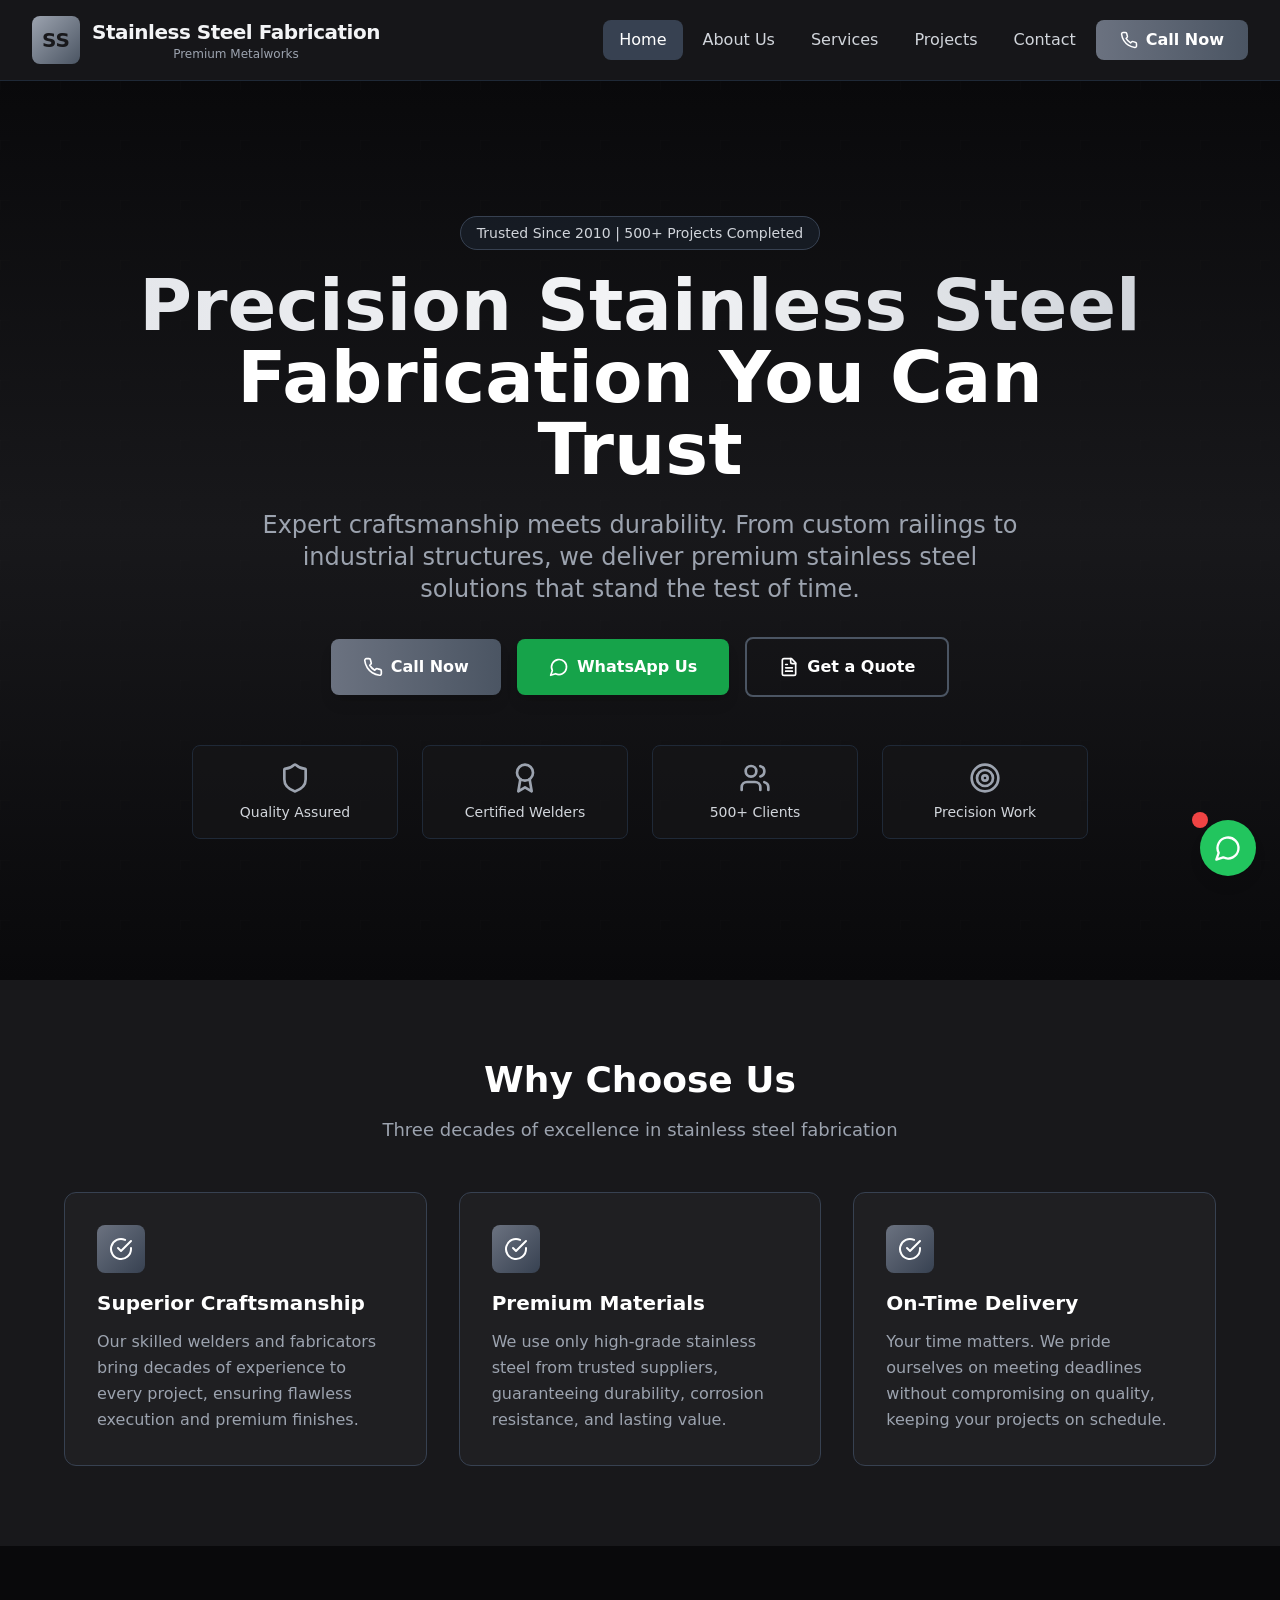
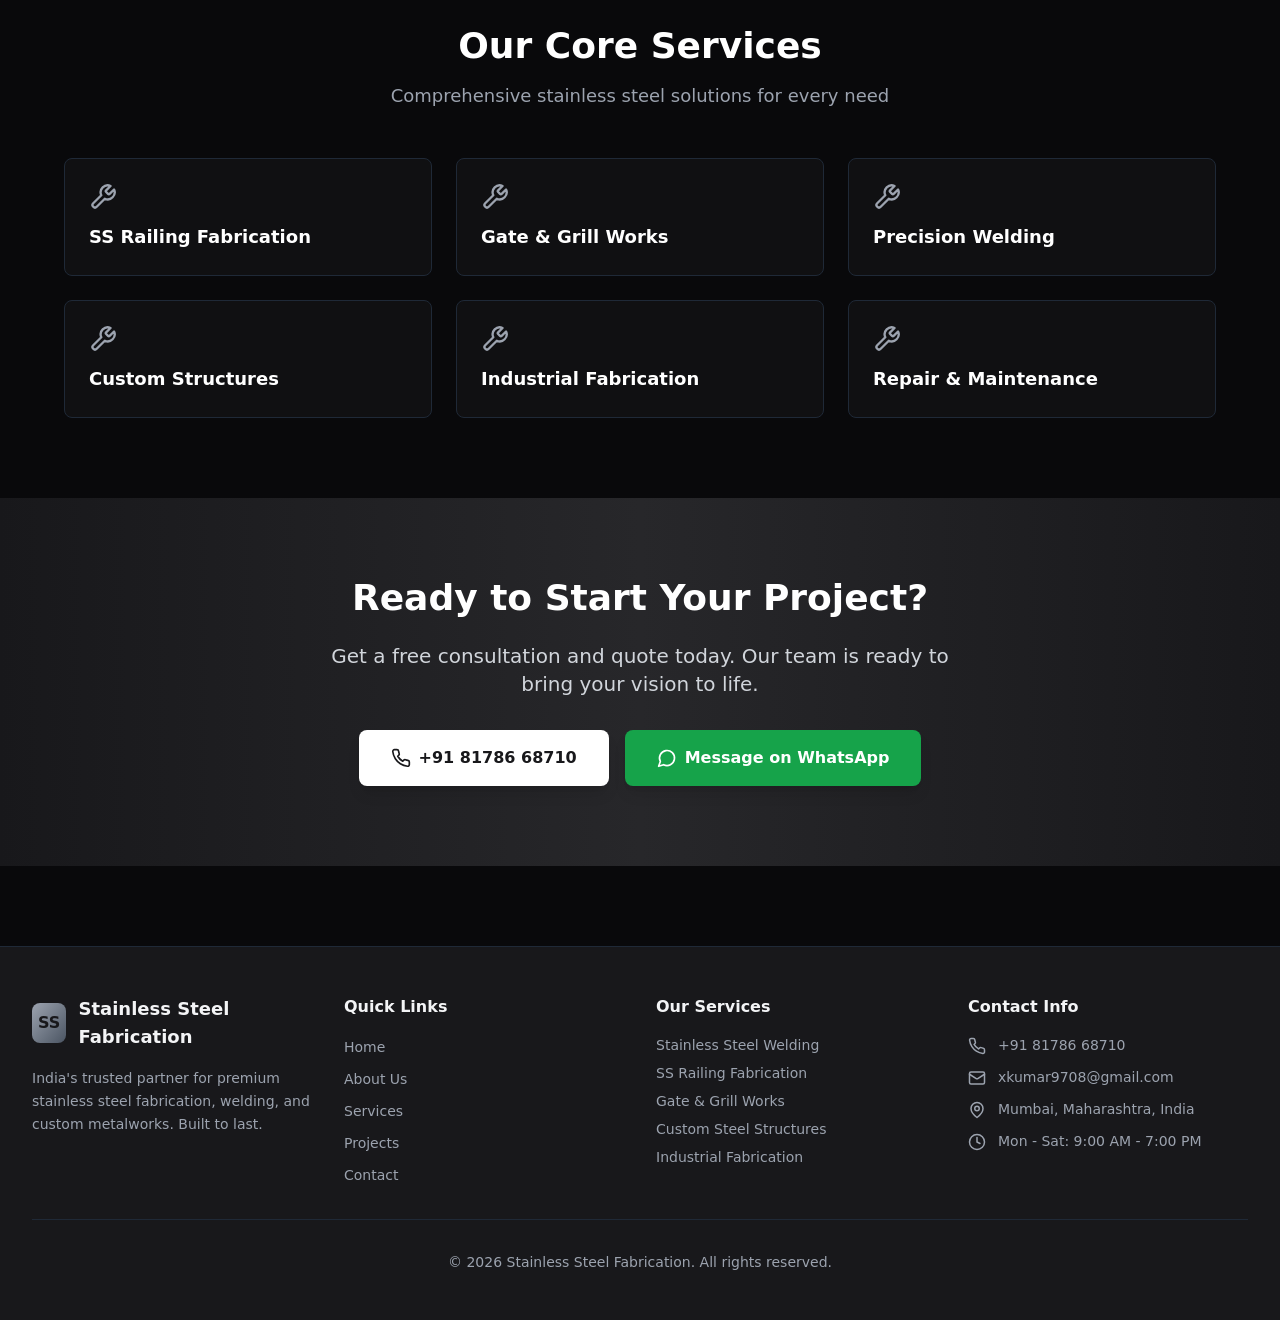
<file: index.html>
<!doctype html>
<html lang="en">
  <head>
    <meta charset="UTF-8" />
    <link rel="icon" type="image/svg+xml" href="/vite.svg" />
    <meta name="viewport" content="width=device-width, initial-scale=1.0" />
    <title>Stainless Steel Fabrication | Premium SS Works & Welding Services in India</title>
    <meta name="description" content="India's trusted stainless steel fabrication company. Expert welding, SS railings, gates, grills, and custom structures. Quality craftsmanship, 500+ projects completed." />
    <meta property="og:title" content="Stainless Steel Fabrication - Premium Metalworks India" />
    <meta property="og:description" content="Expert stainless steel fabrication, welding, and custom metalworks. Serving residential, commercial, and industrial clients across India." />
    <meta property="og:image" content="https://bolt.new/static/og_default.png" />
    <meta name="twitter:card" content="summary_large_image" />
    <meta name="twitter:title" content="Stainless Steel Fabrication - Premium Metalworks India" />
    <meta name="twitter:description" content="Expert stainless steel fabrication, welding, and custom metalworks in India." />
    <meta name="twitter:image" content="https://bolt.new/static/og_default.png" />
    <script type="module" crossorigin src="/assets/index-DVZkrPVj.js"></script>
    <link rel="stylesheet" crossorigin href="/assets/index-CIjcagTc.css">
  </head>
  <body>
    <div id="root"></div>

    <script src="https://identity.netlify.com/v1/netlify-identity-widget.js"></script>

    <script>
    if (window.netlifyIdentity) {
      window.netlifyIdentity.on("init", function(user) {
        if (!user) {
          window.netlifyIdentity.on("login", function() {
            document.location.href = "/admin/";
          });
        }
      });
    }
    </script>
    </body>
    </html>
</file>
<file: assets/index-CIjcagTc.css>
*,:before,:after{--tw-border-spacing-x: 0;--tw-border-spacing-y: 0;--tw-translate-x: 0;--tw-translate-y: 0;--tw-rotate: 0;--tw-skew-x: 0;--tw-skew-y: 0;--tw-scale-x: 1;--tw-scale-y: 1;--tw-pan-x: ;--tw-pan-y: ;--tw-pinch-zoom: ;--tw-scroll-snap-strictness: proximity;--tw-gradient-from-position: ;--tw-gradient-via-position: ;--tw-gradient-to-position: ;--tw-ordinal: ;--tw-slashed-zero: ;--tw-numeric-figure: ;--tw-numeric-spacing: ;--tw-numeric-fraction: ;--tw-ring-inset: ;--tw-ring-offset-width: 0px;--tw-ring-offset-color: #fff;--tw-ring-color: rgb(59 130 246 / .5);--tw-ring-offset-shadow: 0 0 #0000;--tw-ring-shadow: 0 0 #0000;--tw-shadow: 0 0 #0000;--tw-shadow-colored: 0 0 #0000;--tw-blur: ;--tw-brightness: ;--tw-contrast: ;--tw-grayscale: ;--tw-hue-rotate: ;--tw-invert: ;--tw-saturate: ;--tw-sepia: ;--tw-drop-shadow: ;--tw-backdrop-blur: ;--tw-backdrop-brightness: ;--tw-backdrop-contrast: ;--tw-backdrop-grayscale: ;--tw-backdrop-hue-rotate: ;--tw-backdrop-invert: ;--tw-backdrop-opacity: ;--tw-backdrop-saturate: ;--tw-backdrop-sepia: ;--tw-contain-size: ;--tw-contain-layout: ;--tw-contain-paint: ;--tw-contain-style: }::backdrop{--tw-border-spacing-x: 0;--tw-border-spacing-y: 0;--tw-translate-x: 0;--tw-translate-y: 0;--tw-rotate: 0;--tw-skew-x: 0;--tw-skew-y: 0;--tw-scale-x: 1;--tw-scale-y: 1;--tw-pan-x: ;--tw-pan-y: ;--tw-pinch-zoom: ;--tw-scroll-snap-strictness: proximity;--tw-gradient-from-position: ;--tw-gradient-via-position: ;--tw-gradient-to-position: ;--tw-ordinal: ;--tw-slashed-zero: ;--tw-numeric-figure: ;--tw-numeric-spacing: ;--tw-numeric-fraction: ;--tw-ring-inset: ;--tw-ring-offset-width: 0px;--tw-ring-offset-color: #fff;--tw-ring-color: rgb(59 130 246 / .5);--tw-ring-offset-shadow: 0 0 #0000;--tw-ring-shadow: 0 0 #0000;--tw-shadow: 0 0 #0000;--tw-shadow-colored: 0 0 #0000;--tw-blur: ;--tw-brightness: ;--tw-contrast: ;--tw-grayscale: ;--tw-hue-rotate: ;--tw-invert: ;--tw-saturate: ;--tw-sepia: ;--tw-drop-shadow: ;--tw-backdrop-blur: ;--tw-backdrop-brightness: ;--tw-backdrop-contrast: ;--tw-backdrop-grayscale: ;--tw-backdrop-hue-rotate: ;--tw-backdrop-invert: ;--tw-backdrop-opacity: ;--tw-backdrop-saturate: ;--tw-backdrop-sepia: ;--tw-contain-size: ;--tw-contain-layout: ;--tw-contain-paint: ;--tw-contain-style: }*,:before,:after{box-sizing:border-box;border-width:0;border-style:solid;border-color:#e5e7eb}:before,:after{--tw-content: ""}html,:host{line-height:1.5;-webkit-text-size-adjust:100%;-moz-tab-size:4;-o-tab-size:4;tab-size:4;font-family:ui-sans-serif,system-ui,sans-serif,"Apple Color Emoji","Segoe UI Emoji",Segoe UI Symbol,"Noto Color Emoji";font-feature-settings:normal;font-variation-settings:normal;-webkit-tap-highlight-color:transparent}body{margin:0;line-height:inherit}hr{height:0;color:inherit;border-top-width:1px}abbr:where([title]){-webkit-text-decoration:underline dotted;text-decoration:underline dotted}h1,h2,h3,h4,h5,h6{font-size:inherit;font-weight:inherit}a{color:inherit;text-decoration:inherit}b,strong{font-weight:bolder}code,kbd,samp,pre{font-family:ui-monospace,SFMono-Regular,Menlo,Monaco,Consolas,Liberation Mono,Courier New,monospace;font-feature-settings:normal;font-variation-settings:normal;font-size:1em}small{font-size:80%}sub,sup{font-size:75%;line-height:0;position:relative;vertical-align:baseline}sub{bottom:-.25em}sup{top:-.5em}table{text-indent:0;border-color:inherit;border-collapse:collapse}button,input,optgroup,select,textarea{font-family:inherit;font-feature-settings:inherit;font-variation-settings:inherit;font-size:100%;font-weight:inherit;line-height:inherit;letter-spacing:inherit;color:inherit;margin:0;padding:0}button,select{text-transform:none}button,input:where([type=button]),input:where([type=reset]),input:where([type=submit]){-webkit-appearance:button;background-color:transparent;background-image:none}:-moz-focusring{outline:auto}:-moz-ui-invalid{box-shadow:none}progress{vertical-align:baseline}::-webkit-inner-spin-button,::-webkit-outer-spin-button{height:auto}[type=search]{-webkit-appearance:textfield;outline-offset:-2px}::-webkit-search-decoration{-webkit-appearance:none}::-webkit-file-upload-button{-webkit-appearance:button;font:inherit}summary{display:list-item}blockquote,dl,dd,h1,h2,h3,h4,h5,h6,hr,figure,p,pre{margin:0}fieldset{margin:0;padding:0}legend{padding:0}ol,ul,menu{list-style:none;margin:0;padding:0}dialog{padding:0}textarea{resize:vertical}input::-moz-placeholder,textarea::-moz-placeholder{opacity:1;color:#9ca3af}input::placeholder,textarea::placeholder{opacity:1;color:#9ca3af}button,[role=button]{cursor:pointer}:disabled{cursor:default}img,svg,video,canvas,audio,iframe,embed,object{display:block;vertical-align:middle}img,video{max-width:100%;height:auto}[hidden]:where(:not([hidden=until-found])){display:none}html{scroll-behavior:smooth}body{-webkit-font-smoothing:antialiased;-moz-osx-font-smoothing:grayscale}.container{width:100%}@media (min-width: 640px){.container{max-width:640px}}@media (min-width: 768px){.container{max-width:768px}}@media (min-width: 1024px){.container{max-width:1024px}}@media (min-width: 1280px){.container{max-width:1280px}}@media (min-width: 1536px){.container{max-width:1536px}}.fixed{position:fixed}.absolute{position:absolute}.relative{position:relative}.inset-0{top:0;right:0;bottom:0;left:0}.-left-2{left:-.5rem}.-top-2{top:-.5rem}.bottom-6{bottom:1.5rem}.left-0{left:0}.left-3{left:.75rem}.right-0{right:0}.right-6{right:1.5rem}.top-0{top:0}.top-3{top:.75rem}.z-10{z-index:10}.z-50{z-index:50}.mx-auto{margin-left:auto;margin-right:auto}.mb-1{margin-bottom:.25rem}.mb-12{margin-bottom:3rem}.mb-16{margin-bottom:4rem}.mb-2{margin-bottom:.5rem}.mb-3{margin-bottom:.75rem}.mb-4{margin-bottom:1rem}.mb-6{margin-bottom:1.5rem}.mb-8{margin-bottom:2rem}.ml-3{margin-left:.75rem}.ml-4{margin-left:1rem}.mr-1{margin-right:.25rem}.mt-0\.5{margin-top:.125rem}.mt-12{margin-top:3rem}.mt-20{margin-top:5rem}.mt-8{margin-top:2rem}.block{display:block}.inline-block{display:inline-block}.flex{display:flex}.grid{display:grid}.hidden{display:none}.aspect-video{aspect-ratio:16 / 9}.h-1\.5{height:.375rem}.h-10{height:2.5rem}.h-12{height:3rem}.h-14{height:3.5rem}.h-16{height:4rem}.h-20{height:5rem}.h-4{height:1rem}.min-h-screen{min-height:100vh}.w-1\.5{width:.375rem}.w-10{width:2.5rem}.w-12{width:3rem}.w-14{width:3.5rem}.w-16{width:4rem}.w-4{width:1rem}.w-full{width:100%}.max-w-2xl{max-width:42rem}.max-w-3xl{max-width:48rem}.max-w-4xl{max-width:56rem}.max-w-5xl{max-width:64rem}.max-w-6xl{max-width:72rem}.max-w-7xl{max-width:80rem}.flex-1{flex:1 1 0%}.flex-shrink-0{flex-shrink:0}.transform{transform:translate(var(--tw-translate-x),var(--tw-translate-y)) rotate(var(--tw-rotate)) skew(var(--tw-skew-x)) skewY(var(--tw-skew-y)) scaleX(var(--tw-scale-x)) scaleY(var(--tw-scale-y))}@keyframes pulse{50%{opacity:.5}}.animate-pulse{animation:pulse 2s cubic-bezier(.4,0,.6,1) infinite}.resize-none{resize:none}.grid-cols-1{grid-template-columns:repeat(1,minmax(0,1fr))}.grid-cols-2{grid-template-columns:repeat(2,minmax(0,1fr))}.flex-col{flex-direction:column}.flex-wrap{flex-wrap:wrap}.items-start{align-items:flex-start}.items-center{align-items:center}.justify-center{justify-content:center}.justify-between{justify-content:space-between}.gap-12{gap:3rem}.gap-3{gap:.75rem}.gap-4{gap:1rem}.gap-6{gap:1.5rem}.gap-8{gap:2rem}.space-x-1>:not([hidden])~:not([hidden]){--tw-space-x-reverse: 0;margin-right:calc(.25rem * var(--tw-space-x-reverse));margin-left:calc(.25rem * calc(1 - var(--tw-space-x-reverse)))}.space-x-2>:not([hidden])~:not([hidden]){--tw-space-x-reverse: 0;margin-right:calc(.5rem * var(--tw-space-x-reverse));margin-left:calc(.5rem * calc(1 - var(--tw-space-x-reverse)))}.space-x-3>:not([hidden])~:not([hidden]){--tw-space-x-reverse: 0;margin-right:calc(.75rem * var(--tw-space-x-reverse));margin-left:calc(.75rem * calc(1 - var(--tw-space-x-reverse)))}.space-x-4>:not([hidden])~:not([hidden]){--tw-space-x-reverse: 0;margin-right:calc(1rem * var(--tw-space-x-reverse));margin-left:calc(1rem * calc(1 - var(--tw-space-x-reverse)))}.space-y-2>:not([hidden])~:not([hidden]){--tw-space-y-reverse: 0;margin-top:calc(.5rem * calc(1 - var(--tw-space-y-reverse)));margin-bottom:calc(.5rem * var(--tw-space-y-reverse))}.space-y-3>:not([hidden])~:not([hidden]){--tw-space-y-reverse: 0;margin-top:calc(.75rem * calc(1 - var(--tw-space-y-reverse)));margin-bottom:calc(.75rem * var(--tw-space-y-reverse))}.space-y-6>:not([hidden])~:not([hidden]){--tw-space-y-reverse: 0;margin-top:calc(1.5rem * calc(1 - var(--tw-space-y-reverse)));margin-bottom:calc(1.5rem * var(--tw-space-y-reverse))}.overflow-hidden{overflow:hidden}.rounded-full{border-radius:9999px}.rounded-lg{border-radius:.5rem}.rounded-xl{border-radius:.75rem}.border{border-width:1px}.border-2{border-width:2px}.border-b{border-bottom-width:1px}.border-l-4{border-left-width:4px}.border-t{border-top-width:1px}.border-gray-600{--tw-border-opacity: 1;border-color:rgb(75 85 99 / var(--tw-border-opacity, 1))}.border-gray-700{--tw-border-opacity: 1;border-color:rgb(55 65 81 / var(--tw-border-opacity, 1))}.border-gray-800{--tw-border-opacity: 1;border-color:rgb(31 41 55 / var(--tw-border-opacity, 1))}.border-red-500\/50{border-color:#ef444480}.bg-gray-500{--tw-bg-opacity: 1;background-color:rgb(107 114 128 / var(--tw-bg-opacity, 1))}.bg-gray-700{--tw-bg-opacity: 1;background-color:rgb(55 65 81 / var(--tw-bg-opacity, 1))}.bg-gray-800\/50{background-color:#1f293780}.bg-green-500{--tw-bg-opacity: 1;background-color:rgb(34 197 94 / var(--tw-bg-opacity, 1))}.bg-green-600{--tw-bg-opacity: 1;background-color:rgb(22 163 74 / var(--tw-bg-opacity, 1))}.bg-red-500{--tw-bg-opacity: 1;background-color:rgb(239 68 68 / var(--tw-bg-opacity, 1))}.bg-red-500\/10{background-color:#ef44441a}.bg-transparent{background-color:transparent}.bg-white{--tw-bg-opacity: 1;background-color:rgb(255 255 255 / var(--tw-bg-opacity, 1))}.bg-zinc-800\/50{background-color:#27272a80}.bg-zinc-900{--tw-bg-opacity: 1;background-color:rgb(24 24 27 / var(--tw-bg-opacity, 1))}.bg-zinc-900\/50{background-color:#18181b80}.bg-zinc-900\/80{background-color:#18181bcc}.bg-zinc-900\/95{background-color:#18181bf2}.bg-zinc-950{--tw-bg-opacity: 1;background-color:rgb(9 9 11 / var(--tw-bg-opacity, 1))}.bg-\[url\(\'data\:image\/svg\+xml\;base64\,PHN2ZyB3aWR0aD0iNjAiIGhlaWdodD0iNjAiIHhtbG5zPSJodHRwOi8vd3d3LnczLm9yZy8yMDAwL3N2ZyI\+PGRlZnM\+PHBhdHRlcm4gaWQ9ImdyaWQiIHdpZHRoPSI2MCIgaGVpZ2h0PSI2MCIgcGF0dGVyblVuaXRzPSJ1c2VyU3BhY2VPblVzZSI\+PHBhdGggZD0iTSAxMCAwIEwgMCAwIDAgMTAiIGZpbGw9Im5vbmUiIHN0cm9rZT0icmdiYSgyNTUsMjU1LDI1NSwwLjAzKSIgc3Ryb2tlLXdpZHRoPSIxIi8\+PC9wYXR0ZXJuPjwvZGVmcz48cmVjdCB3aWR0aD0iMTAwJSIgaGVpZ2h0PSIxMDAlIiBmaWxsPSJ1cmwoI2dyaWQpIi8\+PC9zdmc\+\'\)\]{background-image:url([data-uri])}.bg-gradient-to-b{background-image:linear-gradient(to bottom,var(--tw-gradient-stops))}.bg-gradient-to-br{background-image:linear-gradient(to bottom right,var(--tw-gradient-stops))}.bg-gradient-to-r{background-image:linear-gradient(to right,var(--tw-gradient-stops))}.from-gray-400{--tw-gradient-from: #9ca3af var(--tw-gradient-from-position);--tw-gradient-to: rgb(156 163 175 / 0) var(--tw-gradient-to-position);--tw-gradient-stops: var(--tw-gradient-from), var(--tw-gradient-to)}.from-gray-500{--tw-gradient-from: #6b7280 var(--tw-gradient-from-position);--tw-gradient-to: rgb(107 114 128 / 0) var(--tw-gradient-to-position);--tw-gradient-stops: var(--tw-gradient-from), var(--tw-gradient-to)}.from-gray-700{--tw-gradient-from: #374151 var(--tw-gradient-from-position);--tw-gradient-to: rgb(55 65 81 / 0) var(--tw-gradient-to-position);--tw-gradient-stops: var(--tw-gradient-from), var(--tw-gradient-to)}.from-zinc-900{--tw-gradient-from: #18181b var(--tw-gradient-from-position);--tw-gradient-to: rgb(24 24 27 / 0) var(--tw-gradient-to-position);--tw-gradient-stops: var(--tw-gradient-from), var(--tw-gradient-to)}.from-zinc-950{--tw-gradient-from: #09090b var(--tw-gradient-from-position);--tw-gradient-to: rgb(9 9 11 / 0) var(--tw-gradient-to-position);--tw-gradient-stops: var(--tw-gradient-from), var(--tw-gradient-to)}.via-gray-600{--tw-gradient-to: rgb(75 85 99 / 0) var(--tw-gradient-to-position);--tw-gradient-stops: var(--tw-gradient-from), #4b5563 var(--tw-gradient-via-position), var(--tw-gradient-to)}.via-zinc-800{--tw-gradient-to: rgb(39 39 42 / 0) var(--tw-gradient-to-position);--tw-gradient-stops: var(--tw-gradient-from), #27272a var(--tw-gradient-via-position), var(--tw-gradient-to)}.via-zinc-900{--tw-gradient-to: rgb(24 24 27 / 0) var(--tw-gradient-to-position);--tw-gradient-stops: var(--tw-gradient-from), #18181b var(--tw-gradient-via-position), var(--tw-gradient-to)}.to-gray-600{--tw-gradient-to: #4b5563 var(--tw-gradient-to-position)}.to-gray-700{--tw-gradient-to: #374151 var(--tw-gradient-to-position)}.to-zinc-900{--tw-gradient-to: #18181b var(--tw-gradient-to-position)}.to-zinc-950{--tw-gradient-to: #09090b var(--tw-gradient-to-position)}.p-2{padding:.5rem}.p-4{padding:1rem}.p-6{padding:1.5rem}.p-8{padding:2rem}.px-3{padding-left:.75rem;padding-right:.75rem}.px-4{padding-left:1rem;padding-right:1rem}.px-6{padding-left:1.5rem;padding-right:1.5rem}.px-8{padding-left:2rem;padding-right:2rem}.py-1{padding-top:.25rem;padding-bottom:.25rem}.py-12{padding-top:3rem;padding-bottom:3rem}.py-2{padding-top:.5rem;padding-bottom:.5rem}.py-2\.5{padding-top:.625rem;padding-bottom:.625rem}.py-20{padding-top:5rem;padding-bottom:5rem}.py-3{padding-top:.75rem;padding-bottom:.75rem}.py-4{padding-top:1rem;padding-bottom:1rem}.pt-20{padding-top:5rem}.pt-8{padding-top:2rem}.text-left{text-align:left}.text-center{text-align:center}.text-2xl{font-size:1.5rem;line-height:2rem}.text-3xl{font-size:1.875rem;line-height:2.25rem}.text-4xl{font-size:2.25rem;line-height:2.5rem}.text-5xl{font-size:3rem;line-height:1}.text-lg{font-size:1.125rem;line-height:1.75rem}.text-sm{font-size:.875rem;line-height:1.25rem}.text-xl{font-size:1.25rem;line-height:1.75rem}.text-xs{font-size:.75rem;line-height:1rem}.font-bold{font-weight:700}.font-medium{font-weight:500}.font-semibold{font-weight:600}.capitalize{text-transform:capitalize}.italic{font-style:italic}.leading-relaxed{line-height:1.625}.leading-tight{line-height:1.25}.tracking-tight{letter-spacing:-.025em}.text-gray-100{--tw-text-opacity: 1;color:rgb(243 244 246 / var(--tw-text-opacity, 1))}.text-gray-300{--tw-text-opacity: 1;color:rgb(209 213 219 / var(--tw-text-opacity, 1))}.text-gray-400{--tw-text-opacity: 1;color:rgb(156 163 175 / var(--tw-text-opacity, 1))}.text-gray-500{--tw-text-opacity: 1;color:rgb(107 114 128 / var(--tw-text-opacity, 1))}.text-red-400{--tw-text-opacity: 1;color:rgb(248 113 113 / var(--tw-text-opacity, 1))}.text-white{--tw-text-opacity: 1;color:rgb(255 255 255 / var(--tw-text-opacity, 1))}.text-zinc-900{--tw-text-opacity: 1;color:rgb(24 24 27 / var(--tw-text-opacity, 1))}.placeholder-gray-500::-moz-placeholder{--tw-placeholder-opacity: 1;color:rgb(107 114 128 / var(--tw-placeholder-opacity, 1))}.placeholder-gray-500::placeholder{--tw-placeholder-opacity: 1;color:rgb(107 114 128 / var(--tw-placeholder-opacity, 1))}.opacity-40{opacity:.4}.shadow-lg{--tw-shadow: 0 10px 15px -3px rgb(0 0 0 / .1), 0 4px 6px -4px rgb(0 0 0 / .1);--tw-shadow-colored: 0 10px 15px -3px var(--tw-shadow-color), 0 4px 6px -4px var(--tw-shadow-color);box-shadow:var(--tw-ring-offset-shadow, 0 0 #0000),var(--tw-ring-shadow, 0 0 #0000),var(--tw-shadow)}.filter{filter:var(--tw-blur) var(--tw-brightness) var(--tw-contrast) var(--tw-grayscale) var(--tw-hue-rotate) var(--tw-invert) var(--tw-saturate) var(--tw-sepia) var(--tw-drop-shadow)}.backdrop-blur-md{--tw-backdrop-blur: blur(12px);-webkit-backdrop-filter:var(--tw-backdrop-blur) var(--tw-backdrop-brightness) var(--tw-backdrop-contrast) var(--tw-backdrop-grayscale) var(--tw-backdrop-hue-rotate) var(--tw-backdrop-invert) var(--tw-backdrop-opacity) var(--tw-backdrop-saturate) var(--tw-backdrop-sepia);backdrop-filter:var(--tw-backdrop-blur) var(--tw-backdrop-brightness) var(--tw-backdrop-contrast) var(--tw-backdrop-grayscale) var(--tw-backdrop-hue-rotate) var(--tw-backdrop-invert) var(--tw-backdrop-opacity) var(--tw-backdrop-saturate) var(--tw-backdrop-sepia)}.backdrop-blur-sm{--tw-backdrop-blur: blur(4px);-webkit-backdrop-filter:var(--tw-backdrop-blur) var(--tw-backdrop-brightness) var(--tw-backdrop-contrast) var(--tw-backdrop-grayscale) var(--tw-backdrop-hue-rotate) var(--tw-backdrop-invert) var(--tw-backdrop-opacity) var(--tw-backdrop-saturate) var(--tw-backdrop-sepia);backdrop-filter:var(--tw-backdrop-blur) var(--tw-backdrop-brightness) var(--tw-backdrop-contrast) var(--tw-backdrop-grayscale) var(--tw-backdrop-hue-rotate) var(--tw-backdrop-invert) var(--tw-backdrop-opacity) var(--tw-backdrop-saturate) var(--tw-backdrop-sepia)}.transition-all{transition-property:all;transition-timing-function:cubic-bezier(.4,0,.2,1);transition-duration:.15s}.transition-colors{transition-property:color,background-color,border-color,text-decoration-color,fill,stroke;transition-timing-function:cubic-bezier(.4,0,.2,1);transition-duration:.15s}.transition-transform{transition-property:transform;transition-timing-function:cubic-bezier(.4,0,.2,1);transition-duration:.15s}.text-gradient{background-image:linear-gradient(to right,var(--tw-gradient-stops));--tw-gradient-from: #e5e7eb var(--tw-gradient-from-position);--tw-gradient-to: rgb(229 231 235 / 0) var(--tw-gradient-to-position);--tw-gradient-stops: var(--tw-gradient-from), var(--tw-gradient-to);--tw-gradient-to: rgb(243 244 246 / 0) var(--tw-gradient-to-position);--tw-gradient-stops: var(--tw-gradient-from), #f3f4f6 var(--tw-gradient-via-position), var(--tw-gradient-to);--tw-gradient-to: #d1d5db var(--tw-gradient-to-position);-webkit-background-clip:text;background-clip:text;color:transparent}@keyframes shimmer{0%{background-position:0% 50%}to{background-position:100% 50%}}.fade-in{animation:fadeIn .6s ease-in}@keyframes fadeIn{0%{opacity:0;transform:translateY(20px)}to{opacity:1;transform:translateY(0)}}.hover\:scale-105:hover{--tw-scale-x: 1.05;--tw-scale-y: 1.05;transform:translate(var(--tw-translate-x),var(--tw-translate-y)) rotate(var(--tw-rotate)) skew(var(--tw-skew-x)) skewY(var(--tw-skew-y)) scaleX(var(--tw-scale-x)) scaleY(var(--tw-scale-y))}.hover\:scale-110:hover{--tw-scale-x: 1.1;--tw-scale-y: 1.1;transform:translate(var(--tw-translate-x),var(--tw-translate-y)) rotate(var(--tw-rotate)) skew(var(--tw-skew-x)) skewY(var(--tw-skew-y)) scaleX(var(--tw-scale-x)) scaleY(var(--tw-scale-y))}.hover\:transform:hover{transform:translate(var(--tw-translate-x),var(--tw-translate-y)) rotate(var(--tw-rotate)) skew(var(--tw-skew-x)) skewY(var(--tw-skew-y)) scaleX(var(--tw-scale-x)) scaleY(var(--tw-scale-y))}.hover\:border-gray-500:hover{--tw-border-opacity: 1;border-color:rgb(107 114 128 / var(--tw-border-opacity, 1))}.hover\:border-gray-600:hover{--tw-border-opacity: 1;border-color:rgb(75 85 99 / var(--tw-border-opacity, 1))}.hover\:border-gray-700:hover{--tw-border-opacity: 1;border-color:rgb(55 65 81 / var(--tw-border-opacity, 1))}.hover\:bg-gray-200:hover{--tw-bg-opacity: 1;background-color:rgb(229 231 235 / var(--tw-bg-opacity, 1))}.hover\:bg-gray-800:hover{--tw-bg-opacity: 1;background-color:rgb(31 41 55 / var(--tw-bg-opacity, 1))}.hover\:bg-green-600:hover{--tw-bg-opacity: 1;background-color:rgb(22 163 74 / var(--tw-bg-opacity, 1))}.hover\:bg-green-700:hover{--tw-bg-opacity: 1;background-color:rgb(21 128 61 / var(--tw-bg-opacity, 1))}.hover\:from-gray-600:hover{--tw-gradient-from: #4b5563 var(--tw-gradient-from-position);--tw-gradient-to: rgb(75 85 99 / 0) var(--tw-gradient-to-position);--tw-gradient-stops: var(--tw-gradient-from), var(--tw-gradient-to)}.hover\:to-gray-700:hover{--tw-gradient-to: #374151 var(--tw-gradient-to-position)}.hover\:text-gray-200:hover{--tw-text-opacity: 1;color:rgb(229 231 235 / var(--tw-text-opacity, 1))}.hover\:text-white:hover{--tw-text-opacity: 1;color:rgb(255 255 255 / var(--tw-text-opacity, 1))}.hover\:shadow-xl:hover{--tw-shadow: 0 20px 25px -5px rgb(0 0 0 / .1), 0 8px 10px -6px rgb(0 0 0 / .1);--tw-shadow-colored: 0 20px 25px -5px var(--tw-shadow-color), 0 8px 10px -6px var(--tw-shadow-color);box-shadow:var(--tw-ring-offset-shadow, 0 0 #0000),var(--tw-ring-shadow, 0 0 #0000),var(--tw-shadow)}.focus\:border-gray-500:focus{--tw-border-opacity: 1;border-color:rgb(107 114 128 / var(--tw-border-opacity, 1))}.focus\:outline-none:focus{outline:2px solid transparent;outline-offset:2px}.disabled\:cursor-not-allowed:disabled{cursor:not-allowed}.disabled\:opacity-50:disabled{opacity:.5}.group:hover .group-hover\:scale-105{--tw-scale-x: 1.05;--tw-scale-y: 1.05;transform:translate(var(--tw-translate-x),var(--tw-translate-y)) rotate(var(--tw-rotate)) skew(var(--tw-skew-x)) skewY(var(--tw-skew-y)) scaleX(var(--tw-scale-x)) scaleY(var(--tw-scale-y))}.group:hover .group-hover\:text-gray-300{--tw-text-opacity: 1;color:rgb(209 213 219 / var(--tw-text-opacity, 1))}@media (min-width: 640px){.sm\:block{display:block}.sm\:w-auto{width:auto}.sm\:grid-cols-2{grid-template-columns:repeat(2,minmax(0,1fr))}.sm\:grid-cols-3{grid-template-columns:repeat(3,minmax(0,1fr))}.sm\:flex-row{flex-direction:row}.sm\:px-6{padding-left:1.5rem;padding-right:1.5rem}.sm\:text-2xl{font-size:1.5rem;line-height:2rem}.sm\:text-6xl{font-size:3.75rem;line-height:1}}@media (min-width: 768px){.md\:grid-cols-2{grid-template-columns:repeat(2,minmax(0,1fr))}.md\:grid-cols-3{grid-template-columns:repeat(3,minmax(0,1fr))}.md\:grid-cols-4{grid-template-columns:repeat(4,minmax(0,1fr))}}@media (min-width: 1024px){.lg\:flex{display:flex}.lg\:hidden{display:none}.lg\:grid-cols-2{grid-template-columns:repeat(2,minmax(0,1fr))}.lg\:grid-cols-3{grid-template-columns:repeat(3,minmax(0,1fr))}.lg\:grid-cols-4{grid-template-columns:repeat(4,minmax(0,1fr))}.lg\:px-8{padding-left:2rem;padding-right:2rem}.lg\:text-7xl{font-size:4.5rem;line-height:1}}
</file>
